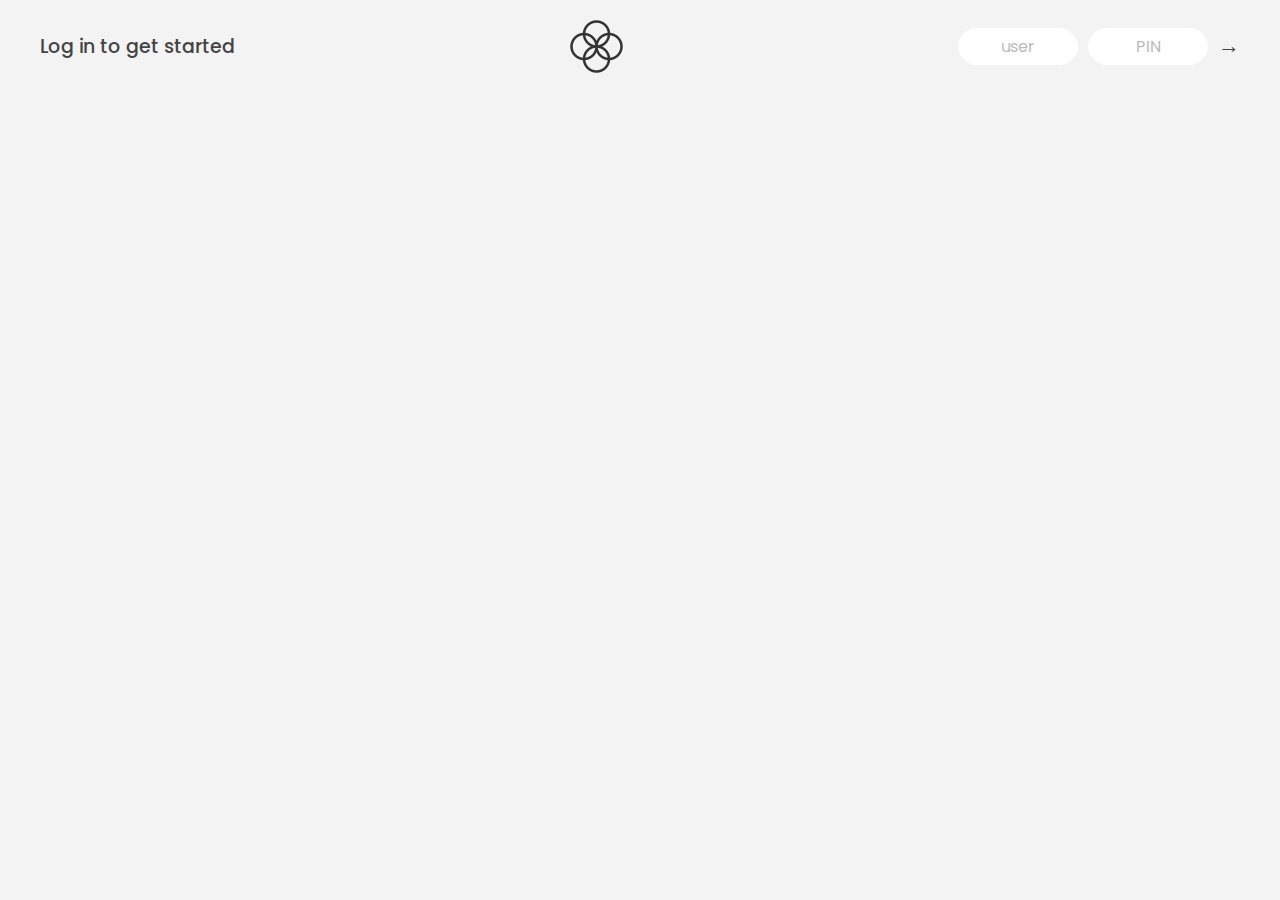
<file: Lab4/index.html>
<!DOCTYPE html>
<html lang="en">
  <head>
    <meta charset="UTF-8" />
    <meta name="viewport" content="width=device-width, initial-scale=1.0" />
    <meta http-equiv="X-UA-Compatible" content="ie=edge" />
    <link rel="shortcut icon" type="image/png" href="/icon.png" />

    <link
      href="https://fonts.googleapis.com/css?family=Poppins:400,500,600&display=swap"
      rel="stylesheet"
    />

    <link rel="stylesheet" href="style.css" />
    <title>Bankist</title>
  </head>
  <body>
    <!-- TOP NAVIGATION -->
    <nav>
      <p class="welcome">Log in to get started</p>
      <img src="logo.png" alt="Logo" class="logo" />
      <form class="login">
        <input
          type="text"
          placeholder="user"
          class="login__input login__input--user"
        />
        <!-- In practice, use type="password" -->
        <input
          type="text"
          placeholder="PIN"
          maxlength="4"
          class="login__input login__input--pin"
        />
        <button class="login__btn">&rarr;</button>
      </form>
    </nav>

    <main class="app">
      <!-- BALANCE -->
      <div class="balance">
        <div>
          <p class="balance__label">Current balance</p>
          <p class="balance__date">
            As of <span class="date">05/03/2037</span>
          </p>
        </div>
        <p class="balance__value">0000€</p>
      </div>

      <!-- MOVEMENTS -->
      <div class="movements">
        <div class="movements__row">
          <div class="movements__type movements__type--deposit">2 deposit</div>
          <div class="movements__date">3 days ago</div>
          <div class="movements__value">4 000€</div>
        </div>
        <div class="movements__row">
          <div class="movements__type movements__type--withdrawal">
            1 withdrawal
          </div>
          <div class="movements__date">24/01/2037</div>
          <div class="movements__value">-378€</div>
        </div>
      </div>

      <!-- SUMMARY -->
      <div class="summary">
        <p class="summary__label">In</p>
        <p class="summary__value summary__value--in">0000€</p>
        <p class="summary__label">Out</p>
        <p class="summary__value summary__value--out">0000€</p>
        <p class="summary__label">Interest</p>
        <p class="summary__value summary__value--interest">0000€</p>
        <button class="btn--sort">&downarrow; SORT</button>
      </div>

      <!-- OPERATION: TRANSFERS -->
      <div class="operation operation--transfer">
        <h2>Transfer money</h2>
        <form class="form form--transfer">
          <input type="text" class="form__input form__input--to" />
          <input type="number" class="form__input form__input--amount" />
          <button class="form__btn form__btn--transfer">&rarr;</button>
          <label class="form__label">Transfer to</label>
          <label class="form__label">Amount</label>
        </form>
      </div>

      <!-- OPERATION: LOAN -->
      <div class="operation operation--loan">
        <h2>Request loan</h2>
        <form class="form form--loan">
          <input type="number" class="form__input form__input--loan-amount" />
          <button class="form__btn form__btn--loan">&rarr;</button>
          <label class="form__label form__label--loan">Amount</label>
        </form>
      </div>

      <!-- OPERATION: CLOSE -->
      <div class="operation operation--close">
        <h2>Close account</h2>
        <form class="form form--close">
          <input type="text" class="form__input form__input--user" />
          <input
            type="password"
            maxlength="6"
            class="form__input form__input--pin"
          />
          <button class="form__btn form__btn--close">&rarr;</button>
          <label class="form__label">Confirm user</label>
          <label class="form__label">Confirm PIN</label>
        </form>
      </div>

      <!-- LOGOUT TIMER -->
      <p class="logout-timer">
        You will be logged out in <span class="timer">05:00</span>
      </p>
    </main>

    <!-- <footer>
      &copy; by Jonas Schmedtmann. Don't claim as your own :)
    </footer> -->

    <script src="script.js"></script>
  </body>
</html>
</file>
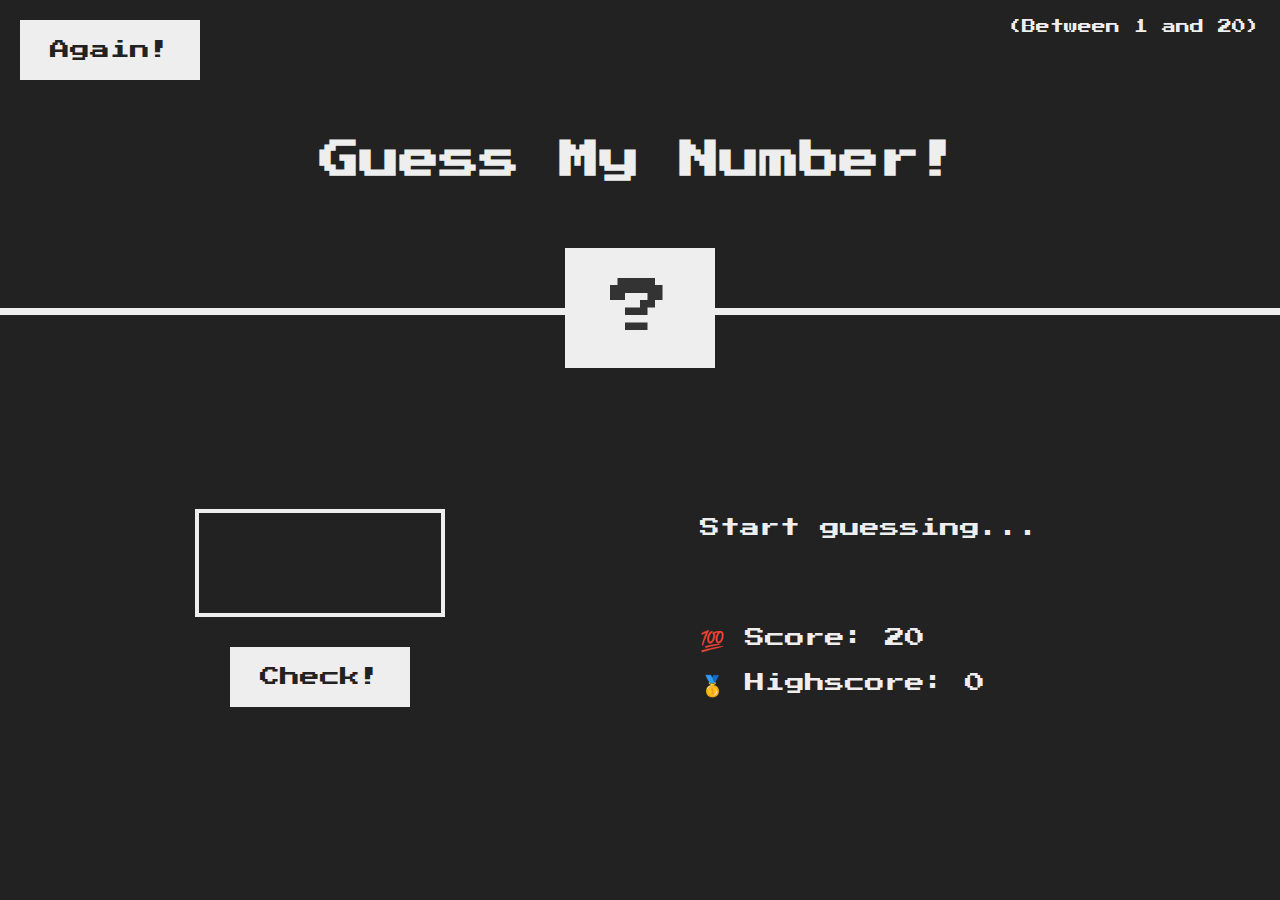
<file: section7/index.html>
<!DOCTYPE html>
<html lang="en">
  <head>
    <meta charset="UTF-8" />
    <meta name="viewport" content="width=device-width, initial-scale=1.0" />
    <meta http-equiv="X-UA-Compatible" content="ie=edge" />
    <link rel="stylesheet" href="style.css" />
    <title>Guess My Number!</title>
  </head>
  <body>
    <header>
      <h1>Guess My Number!</h1>
      <p class="between">(Between 1 and 20)</p>
      <button class="btn again">Again!</button>
      <div class="number">?</div>
    </header>
    <main>
      <section class="left">
        <input type="number" class="guess" />
        <button class="btn check">Check!</button>
      </section>
      <section class="right">
        <p class="message">Start guessing...</p>
        <p class="label-score">💯 Score: <span class="score">20</span></p>
        <p class="label-highscore">
          🥇 Highscore: <span class="highscore">0</span>
        </p>
      </section>
    </main>
    <script src="script.js"></script>
  </body>
</html>
</file>
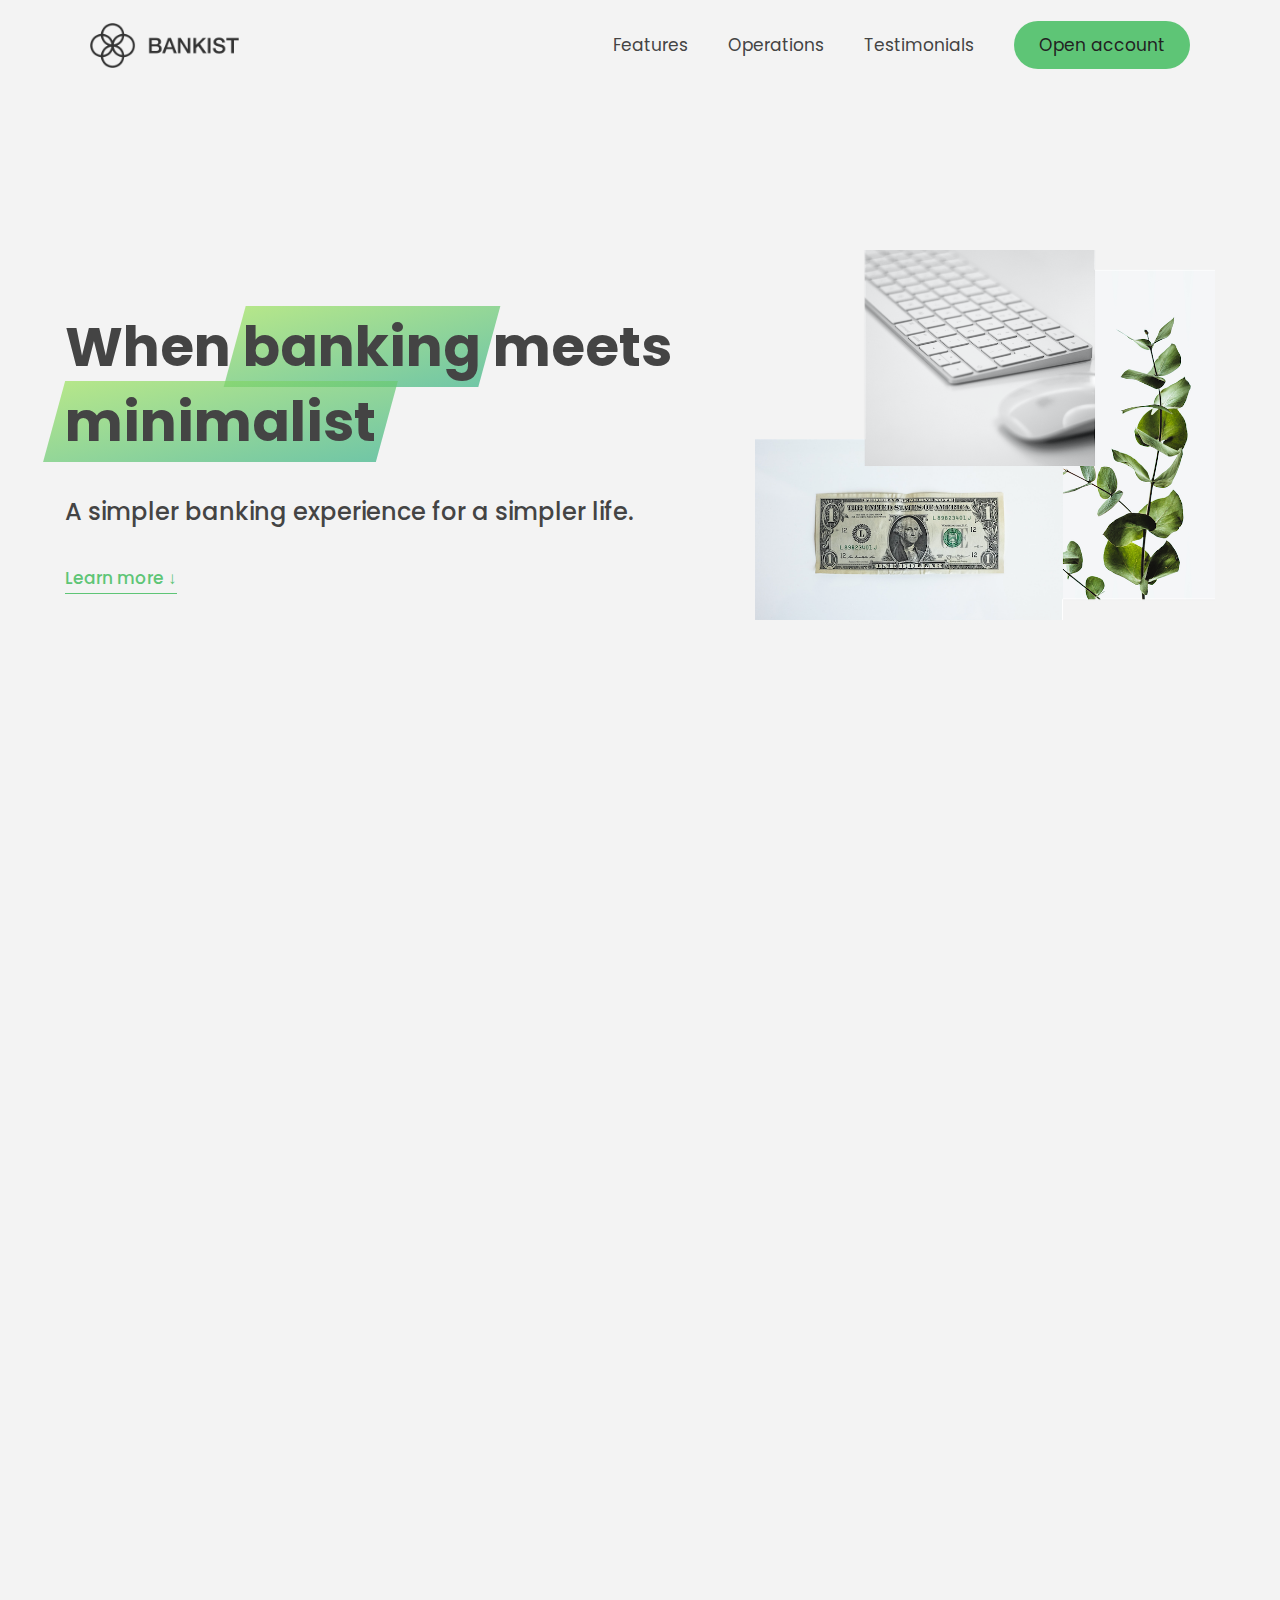
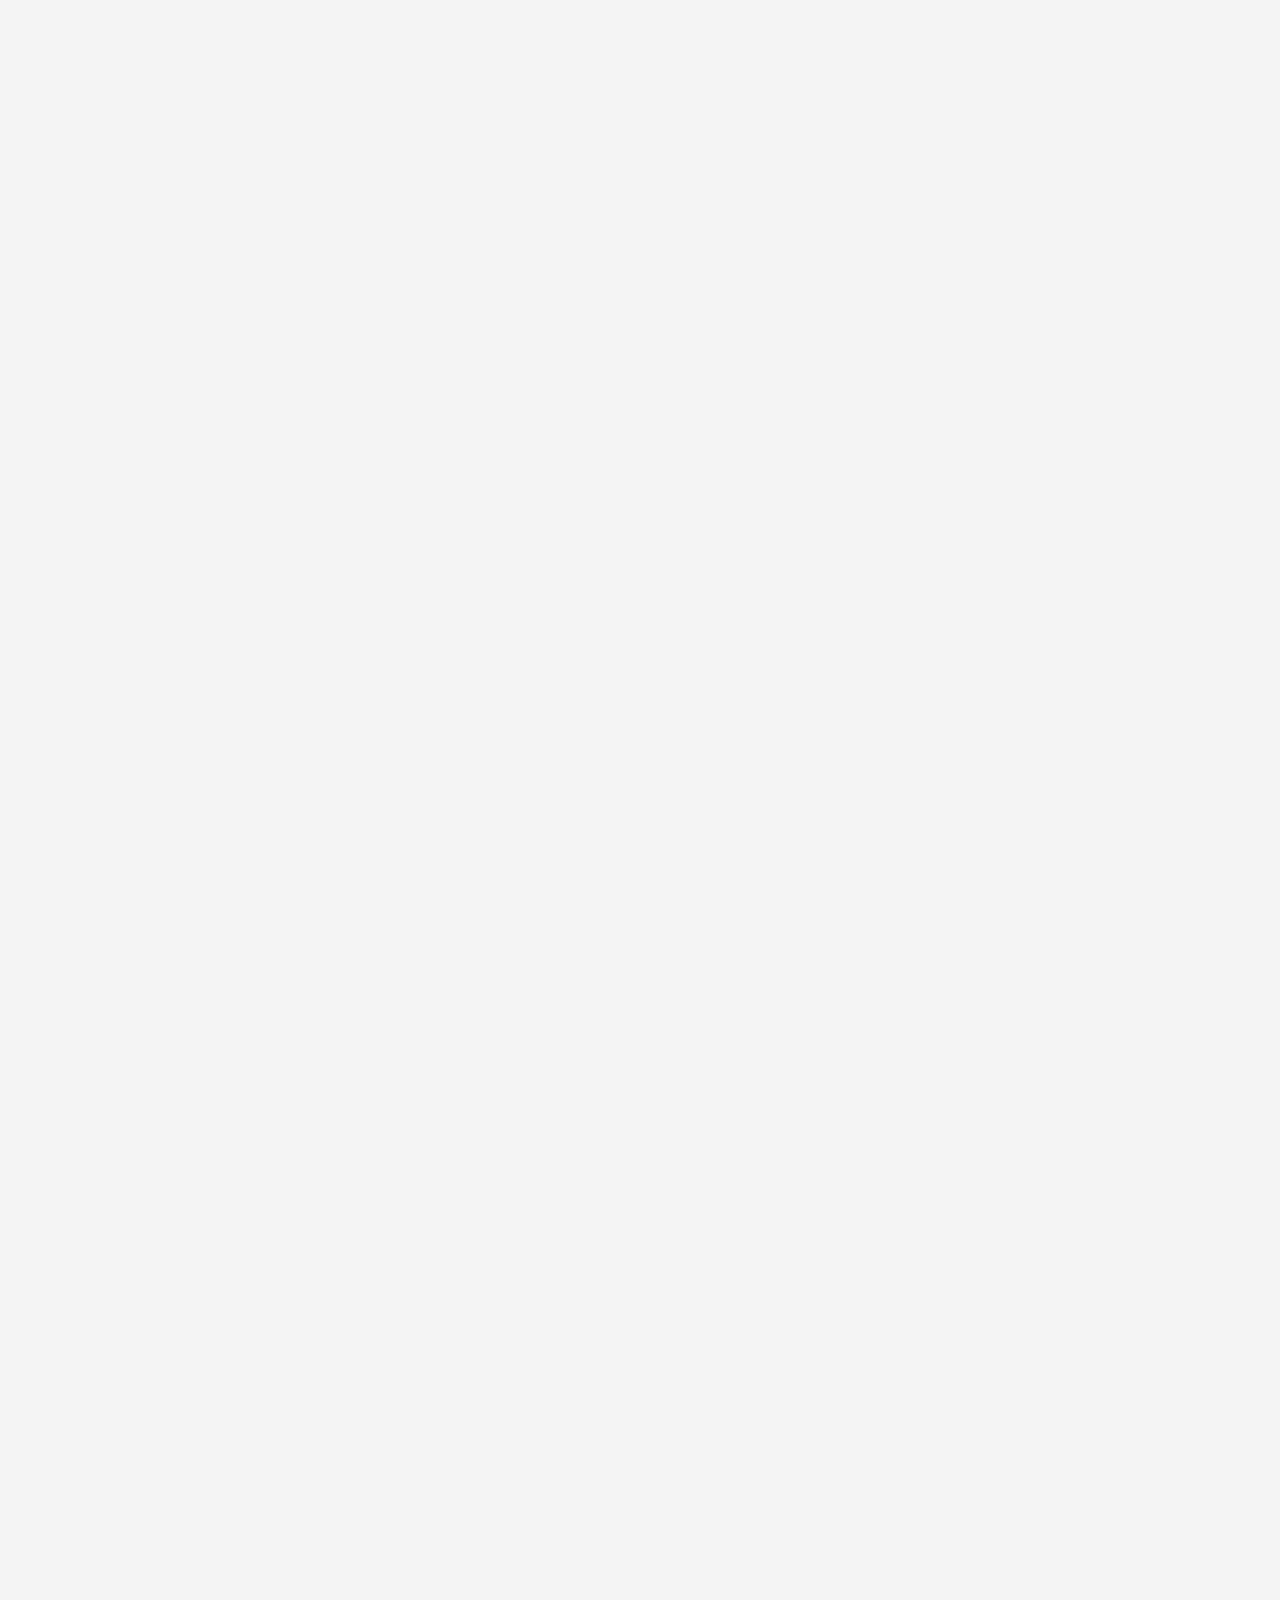
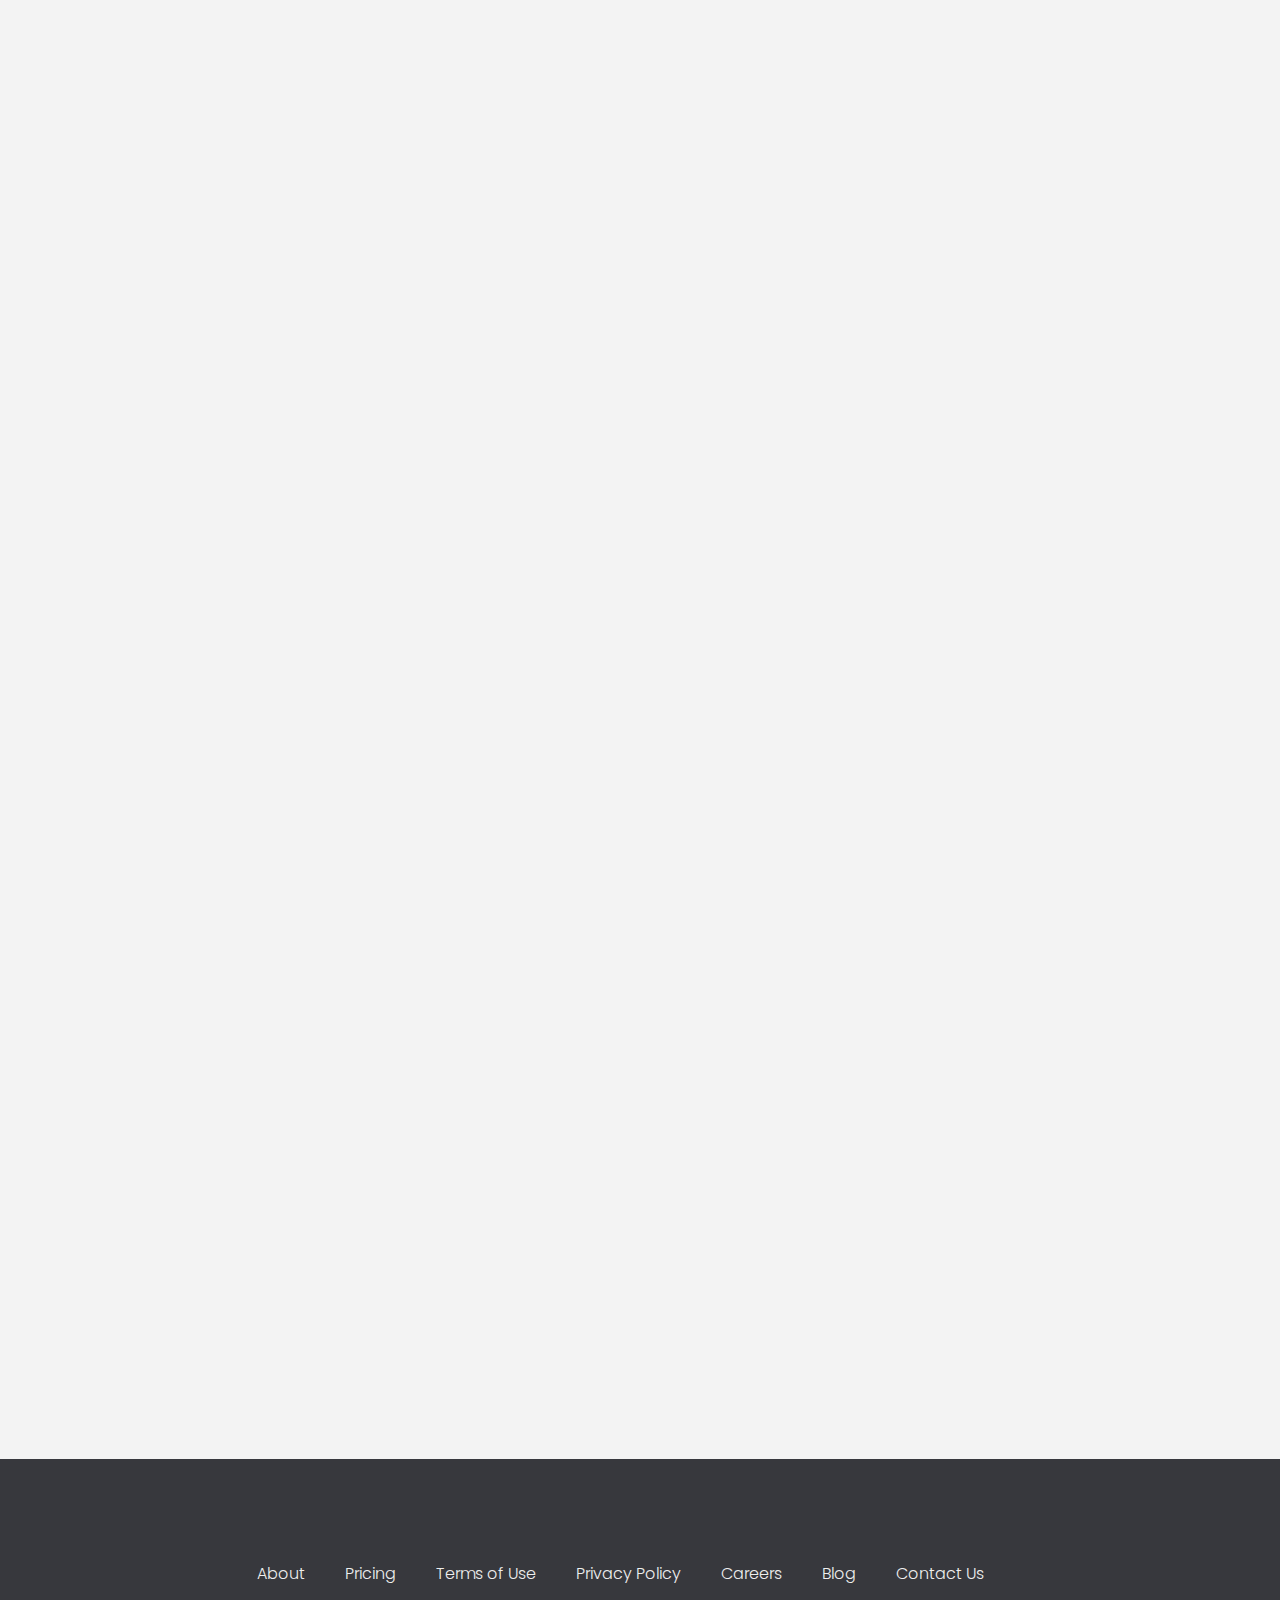
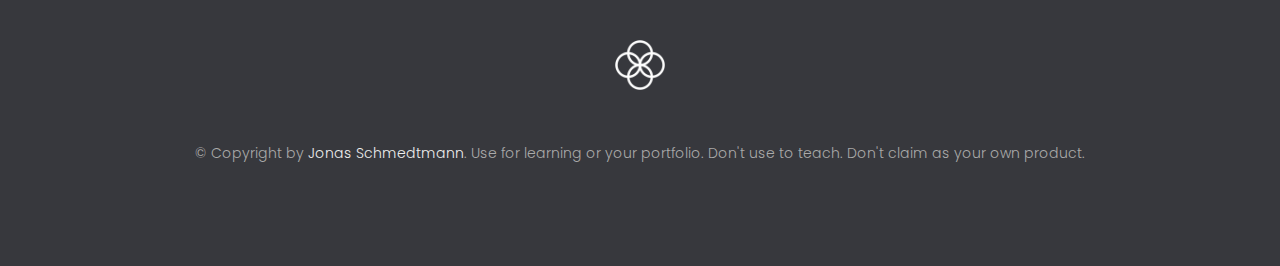
<file: SS-13/index.html>
<!DOCTYPE html>
<html lang="en">
  <head>
    <meta charset="UTF-8" />
    <meta name="viewport" content="width=device-width, initial-scale=1.0" />
    <meta http-equiv="X-UA-Compatible" content="ie=edge" />
    <link rel="shortcut icon" type="image/png" href="img/icon.png" />

    <link
      href="https://fonts.googleapis.com/css?family=Poppins:300,400,500,600&display=swap"
      rel="stylesheet"
    />
    <link rel="stylesheet" href="style.css" />
    <title>Bankist | When Banking meets Minimalist</title>

    <script defer src="script.js"></script>
  </head>
  <body>
    <header class="header">
      <nav class="nav">
        <img
          src="img/logo.png"
          alt="Bankist logo"
          class="nav__logo"
          id="logo"
          designer="Jonas"
          data-version-number="3.0"
        />
        <ul class="nav__links">
          <li class="nav__item">
            <a class="nav__link" href="#section--1">Features</a>
          </li>
          <li class="nav__item">
            <a class="nav__link" href="#section--2">Operations</a>
          </li>
          <li class="nav__item">
            <a class="nav__link" href="#section--3">Testimonials</a>
          </li>
          <li class="nav__item">
            <a class="nav__link nav__link--btn btn--show-modal" href="#"
              >Open account</a
            >
          </li>
        </ul>
      </nav>

      <div class="header__title">
        <!-- <h1 onclick="alert('HTML alert')"> -->
        <h1>
          When
          <!-- Green highlight effect -->
          <span class="highlight">banking</span>
          meets<br />
          <span class="highlight">minimalist</span>
        </h1>
        <h4>A simpler banking experience for a simpler life.</h4>
        <button class="btn--text btn--scroll-to">Learn more &DownArrow;</button>
        <img
          src="img/hero.png"
          class="header__img"
          alt="Minimalist bank items"
        />
      </div>
    </header>

    <section class="section" id="section--1">
      <div class="section__title">
        <h2 class="section__description">Features</h2>
        <h3 class="section__header">
          Everything you need in a modern bank and more.
        </h3>
      </div>

      <div class="features">
        <img
          src="img/digital-lazy.jpg"
          data-src="img/digital.jpg"
          alt="Computer"
          class="features__img lazy-img"
        />
        <div class="features__feature">
          <div class="features__icon">
            <svg>
              <use xlink:href="img/icons.svg#icon-monitor"></use>
            </svg>
          </div>
          <h5 class="features__header">100% digital bank</h5>
          <p>
            Lorem ipsum dolor sit amet consectetur adipisicing elit. Unde alias
            sint quos? Accusantium a fugiat porro reiciendis saepe quibusdam
            debitis ducimus.
          </p>
        </div>

        <div class="features__feature">
          <div class="features__icon">
            <svg>
              <use xlink:href="img/icons.svg#icon-trending-up"></use>
            </svg>
          </div>
          <h5 class="features__header">Watch your money grow</h5>
          <p>
            Nesciunt quos autem dolorum voluptates cum dolores dicta fuga
            inventore ab? Nulla incidunt eius numquam sequi iste pariatur
            quibusdam!
          </p>
        </div>
        <img
          src="img/grow-lazy.jpg"
          data-src="img/grow.jpg"
          alt="Plant"
          class="features__img lazy-img"
        />

        <img
          src="img/card-lazy.jpg"
          data-src="img/card.jpg"
          alt="Credit card"
          class="features__img lazy-img"
        />
        <div class="features__feature">
          <div class="features__icon">
            <svg>
              <use xlink:href="img/icons.svg#icon-credit-card"></use>
            </svg>
          </div>
          <h5 class="features__header">Free debit card included</h5>
          <p>
            Quasi, fugit in cumque cupiditate reprehenderit debitis animi enim
            eveniet consequatur odit quam quos possimus assumenda dicta fuga
            inventore ab.
          </p>
        </div>
      </div>
    </section>

    <section class="section" id="section--2">
      <div class="section__title">
        <h2 class="section__description">Operations</h2>
        <h3 class="section__header">
          Everything as simple as possible, but no simpler.
        </h3>
      </div>

      <div class="operations">
        <div class="operations__tab-container">
          <button
            class="btn operations__tab operations__tab--1 operations__tab--active"
            data-tab="1"
          >
            <span>01</span>Instant Transfers
          </button>
          <button class="btn operations__tab operations__tab--2" data-tab="2">
            <span>02</span>Instant Loans
          </button>
          <button class="btn operations__tab operations__tab--3" data-tab="3">
            <span>03</span>Instant Closing
          </button>
        </div>
        <div
          class="operations__content operations__content--1 operations__content--active"
        >
          <div class="operations__icon operations__icon--1">
            <svg>
              <use xlink:href="img/icons.svg#icon-upload"></use>
            </svg>
          </div>
          <h5 class="operations__header">
            Tranfser money to anyone, instantly! No fees, no BS.
          </h5>
          <p>
            Lorem ipsum dolor sit amet, consectetur adipisicing elit, sed do
            eiusmod tempor incididunt ut labore et dolore magna aliqua. Ut enim
            ad minim veniam, quis nostrud exercitation ullamco laboris nisi ut
            aliquip ex ea commodo consequat.
          </p>
        </div>

        <div class="operations__content operations__content--2">
          <div class="operations__icon operations__icon--2">
            <svg>
              <use xlink:href="img/icons.svg#icon-home"></use>
            </svg>
          </div>
          <h5 class="operations__header">
            Buy a home or make your dreams come true, with instant loans.
          </h5>
          <p>
            Duis aute irure dolor in reprehenderit in voluptate velit esse
            cillum dolore eu fugiat nulla pariatur. Excepteur sint occaecat
            cupidatat non proident, sunt in culpa qui officia deserunt mollit
            anim id est laborum.
          </p>
        </div>
        <div class="operations__content operations__content--3">
          <div class="operations__icon operations__icon--3">
            <svg>
              <use xlink:href="img/icons.svg#icon-user-x"></use>
            </svg>
          </div>
          <h5 class="operations__header">
            No longer need your account? No problem! Close it instantly.
          </h5>
          <p>
            Excepteur sint occaecat cupidatat non proident, sunt in culpa qui
            officia deserunt mollit anim id est laborum. Ut enim ad minim
            veniam, quis nostrud exercitation ullamco laboris nisi ut aliquip ex
            ea commodo consequat.
          </p>
        </div>
      </div>
    </section>

    <section class="section" id="section--3">
      <div class="section__title section__title--testimonials">
        <h2 class="section__description">Not sure yet?</h2>
        <h3 class="section__header">
          Millions of Bankists are already making their lifes simpler.
        </h3>
      </div>

      <div class="slider">
        <div class="slide">
          <div class="testimonial">
            <h5 class="testimonial__header">Best financial decision ever!</h5>
            <blockquote class="testimonial__text">
              Lorem ipsum dolor sit, amet consectetur adipisicing elit.
              Accusantium quas quisquam non? Quas voluptate nulla minima
              deleniti optio ullam nesciunt, numquam corporis et asperiores
              laboriosam sunt, praesentium suscipit blanditiis. Necessitatibus
              id alias reiciendis, perferendis facere pariatur dolore veniam
              autem esse non voluptatem saepe provident nihil molestiae.
            </blockquote>
            <address class="testimonial__author">
              <img src="img/user-1.jpg" alt="" class="testimonial__photo" />
              <h6 class="testimonial__name">Aarav Lynn</h6>
              <p class="testimonial__location">San Francisco, USA</p>
            </address>
          </div>
        </div>

        <div class="slide">
          <div class="testimonial">
            <h5 class="testimonial__header">
              The last step to becoming a complete minimalist
            </h5>
            <blockquote class="testimonial__text">
              Quisquam itaque deserunt ullam, quia ea repellendus provident,
              ducimus neque ipsam modi voluptatibus doloremque, corrupti
              laborum. Incidunt numquam perferendis veritatis neque repellendus.
              Lorem, ipsum dolor sit amet consectetur adipisicing elit. Illo
              deserunt exercitationem deleniti.
            </blockquote>
            <address class="testimonial__author">
              <img src="img/user-2.jpg" alt="" class="testimonial__photo" />
              <h6 class="testimonial__name">Miyah Miles</h6>
              <p class="testimonial__location">London, UK</p>
            </address>
          </div>
        </div>

        <div class="slide">
          <div class="testimonial">
            <h5 class="testimonial__header">
              Finally free from old-school banks
            </h5>
            <blockquote class="testimonial__text">
              Debitis, nihil sit minus suscipit magni aperiam vel tenetur
              incidunt commodi architecto numquam omnis nulla autem,
              necessitatibus blanditiis modi similique quidem. Odio aliquam
              culpa dicta beatae quod maiores ipsa minus consequatur error sunt,
              deleniti saepe aliquid quos inventore sequi. Necessitatibus id
              alias reiciendis, perferendis facere.
            </blockquote>
            <address class="testimonial__author">
              <img src="img/user-3.jpg" alt="" class="testimonial__photo" />
              <h6 class="testimonial__name">Francisco Gomes</h6>
              <p class="testimonial__location">Lisbon, Portugal</p>
            </address>
          </div>
        </div>

        <button class="slider__btn slider__btn--left">&larr;</button>
        <button class="slider__btn slider__btn--right">&rarr;</button>
        <div class="dots"></div>
      </div>
    </section>

    <section class="section section--sign-up">
      <div class="section__title">
        <h3 class="section__header">
          The best day to join Bankist was one year ago. The second best is
          today!
        </h3>
      </div>
      <button class="btn btn--show-modal">Open your free account today!</button>
    </section>

    <footer class="footer">
      <ul class="footer__nav">
        <li class="footer__item">
          <a class="footer__link" href="#">About</a>
        </li>
        <li class="footer__item">
          <a class="footer__link" href="#">Pricing</a>
        </li>
        <li class="footer__item">
          <a class="footer__link" href="#">Terms of Use</a>
        </li>
        <li class="footer__item">
          <a class="footer__link" href="#">Privacy Policy</a>
        </li>
        <li class="footer__item">
          <a class="footer__link" href="#">Careers</a>
        </li>
        <li class="footer__item">
          <a class="footer__link" href="#">Blog</a>
        </li>
        <li class="footer__item">
          <a class="footer__link" href="#">Contact Us</a>
        </li>
      </ul>
      <img src="img/icon.png" alt="Logo" class="footer__logo" />
      <p class="footer__copyright">
        &copy; Copyright by
        <a
          class="footer__link twitter-link"
          target="_blank"
          href="https://twitter.com/jonasschmedtman"
          >Jonas Schmedtmann</a
        >. Use for learning or your portfolio. Don't use to teach. Don't claim
        as your own product.
      </p>
    </footer>

    <div class="modal hidden">
      <button class="btn--close-modal">&times;</button>
      <h2 class="modal__header">
        Open your bank account <br />
        in just <span class="highlight">5 minutes</span>
      </h2>
      <form class="modal__form">
        <label>First Name</label>
        <input type="text" />
        <label>Last Name</label>
        <input type="text" />
        <label>Email Address</label>
        <input type="email" />
        <button class="btn">Next step &rarr;</button>
      </form>
    </div>
    <div class="overlay hidden"></div>

    <!-- <script src="script.js"></script> -->
  </body>
</html>
</file>
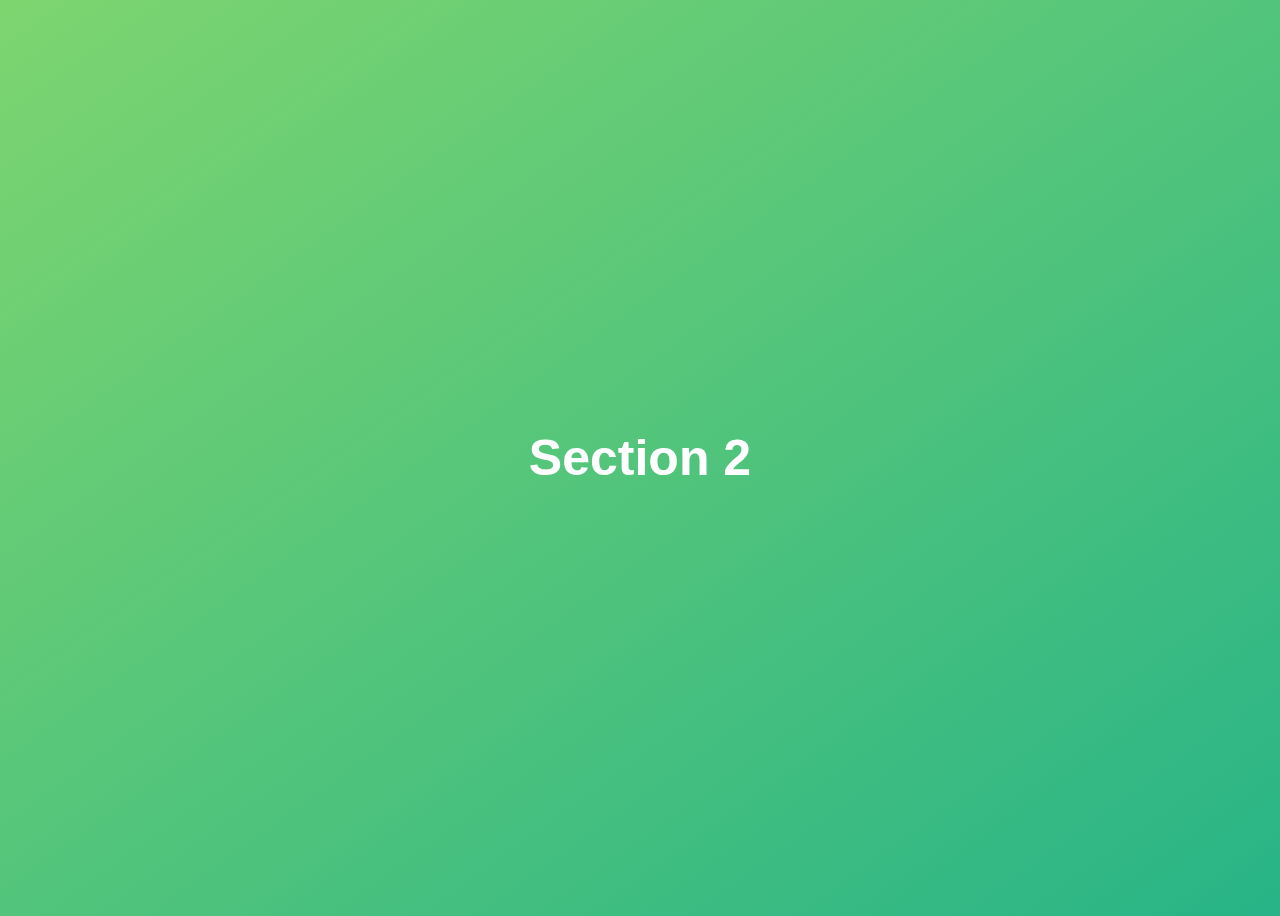
<file: section2/coding-challenge-1/index.html>
<!DOCTYPE html>
<html lang="en">
  <head>
    <meta charset="UTF-8" />
    <meta name="viewport" content="width=device-width, initial-scale=1.0" />
    <meta http-equiv="X-UA-Compatible" content="ie=edge" />
    <title>JavaScript Fundamentals – Part 1</title>
    <style>
      body {
        height: 100vh;
        display: flex;
        align-items: center;
        background: linear-gradient(to top left, #28b487, #7dd56f);
      }
      h1 {
        font-family: sans-serif;
        font-size: 50px;
        line-height: 1.3;
        width: 100%;
        padding: 30px;
        text-align: center;
        color: white;
      }
    </style>
  </head>
  <body>
    <h1>Section 2</h1>

    <script src="script.js"></script>
  </body>
</html>
</file>
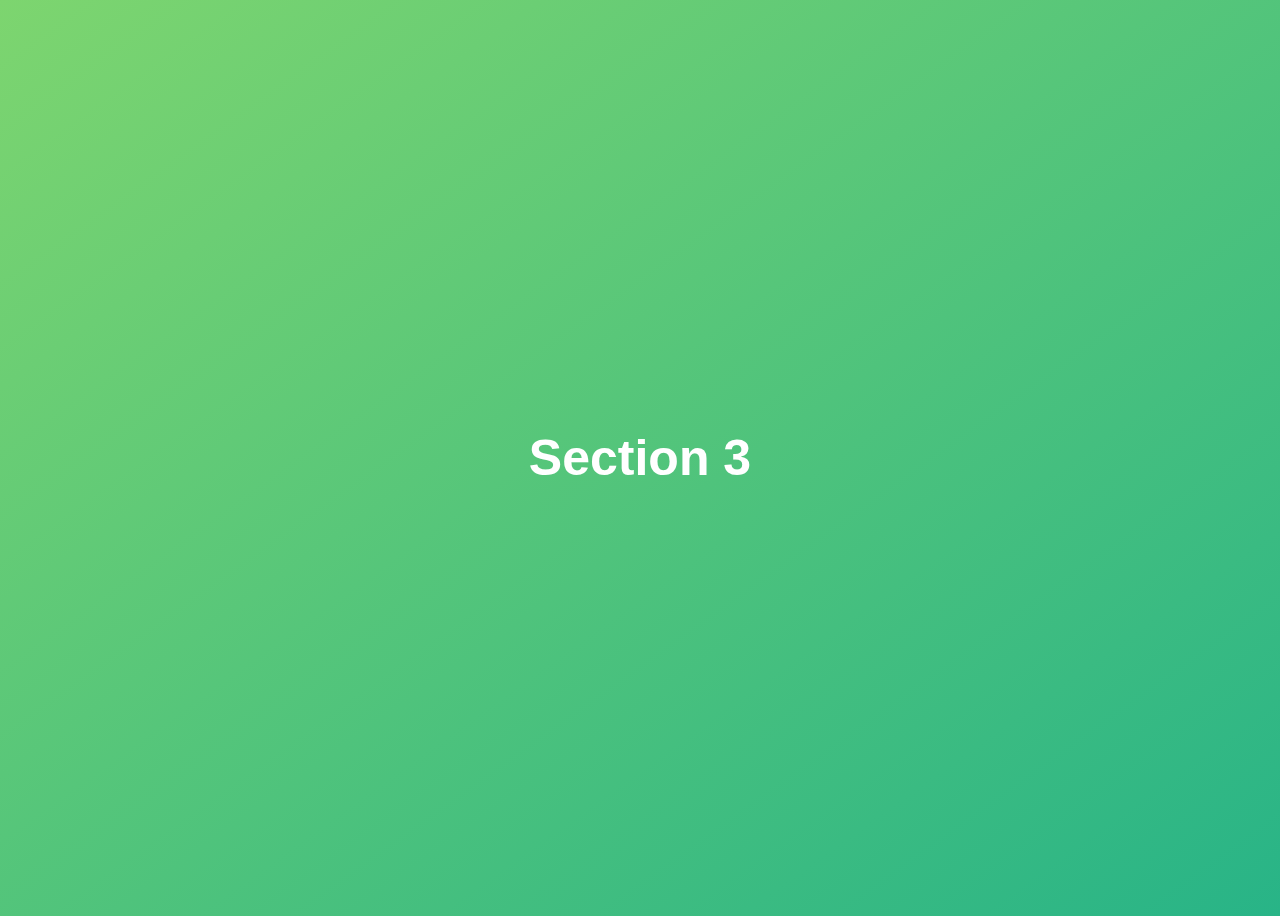
<file: section3/coding-challenge-1/index.html>
<!DOCTYPE html>
<html lang="en">
  <head>
    <meta charset="UTF-8" />
    <meta name="viewport" content="width=device-width, initial-scale=1.0" />
    <meta http-equiv="X-UA-Compatible" content="ie=edge" />
    <title>JavaScript Fundamentals – Part 1</title>
    <style>
      body {
        height: 100vh;
        display: flex;
        align-items: center;
        background: linear-gradient(to top left, #28b487, #7dd56f);
      }
      h1 {
        font-family: sans-serif;
        font-size: 50px;
        line-height: 1.3;
        width: 100%;
        padding: 30px;
        text-align: center;
        color: white;
      }
    </style>
  </head>
  <body>
    <h1>Section 3</h1>

    <script src="script.js"></script>
  </body>
</html>
</file>
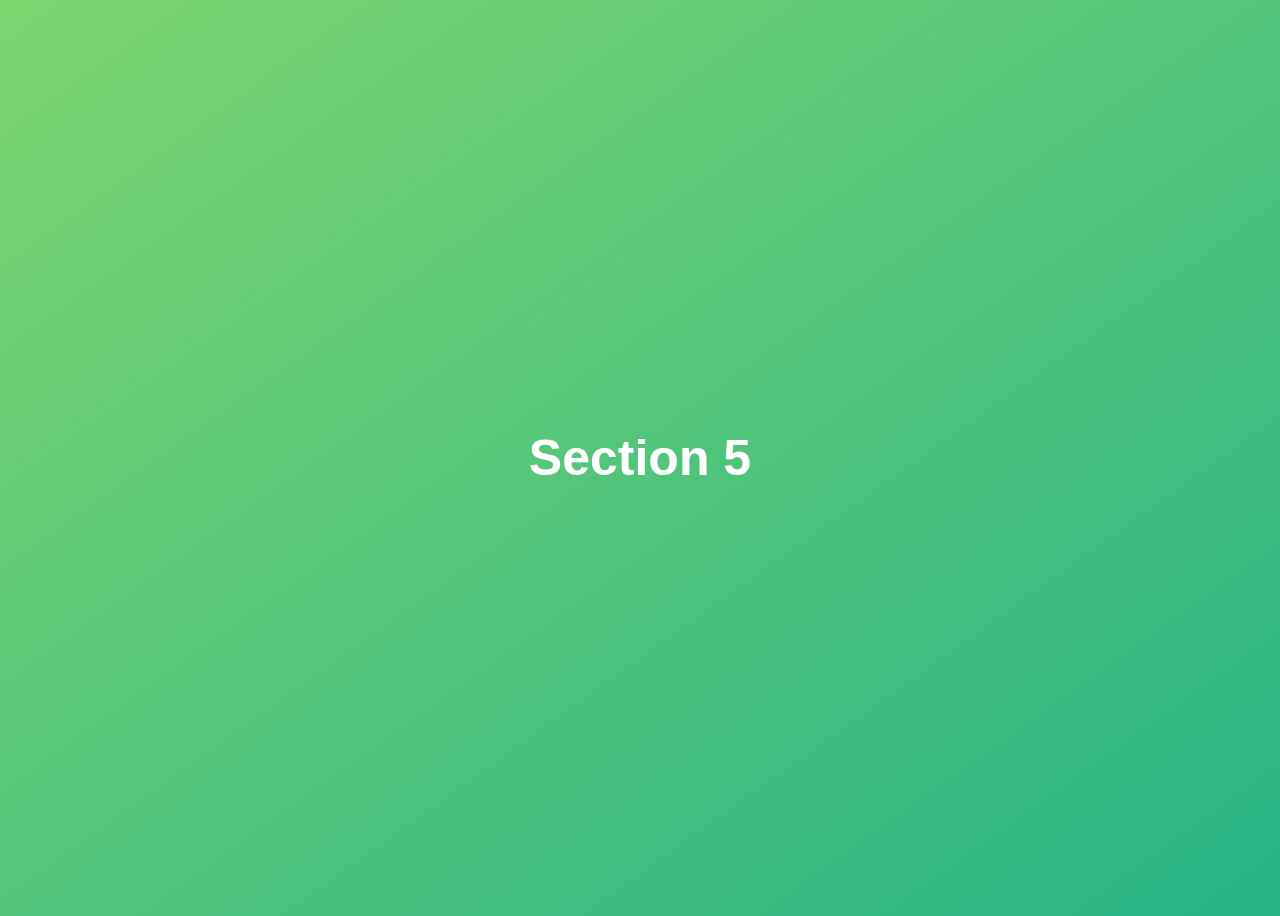
<file: section5/coding-challenge-1/index.html>
<!DOCTYPE html>
<html lang="en">
  <head>
    <meta charset="UTF-8" />
    <meta name="viewport" content="width=device-width, initial-scale=1.0" />
    <meta http-equiv="X-UA-Compatible" content="ie=edge" />
    <title>JavaScript Fundamentals – Part 1</title>
    <style>
      body {
        height: 100vh;
        display: flex;
        align-items: center;
        background: linear-gradient(to top left, #28b487, #7dd56f);
      }
      h1 {
        font-family: sans-serif;
        font-size: 50px;
        line-height: 1.3;
        width: 100%;
        padding: 30px;
        text-align: center;
        color: white;
      }
    </style>
  </head>
  <body>
    <h1>Section 5</h1>

    <script src="script.js"></script>
  </body>
</html>
</file>
<file: Lab4/style.css>
/*
 * Use this CSS to learn some intersting techniques,
 * in case you're wondering how I built the UI.
 * Have fun! 😁
 */

* {
  margin: 0;
  padding: 0;
  box-sizing: inherit;
}

html {
  font-size: 62.5%;
  box-sizing: border-box;
}

body {
  font-family: 'Poppins', sans-serif;
  color: #444;
  background-color: #f3f3f3;
  height: 100vh;
  padding: 2rem;
}

nav {
  display: flex;
  justify-content: space-between;
  align-items: center;
  padding: 0 2rem;
}

.welcome {
  font-size: 1.9rem;
  font-weight: 500;
}

.logo {
  height: 5.25rem;
}

.login {
  display: flex;
}

.login__input {
  border: none;
  padding: 0.5rem 2rem;
  font-size: 1.6rem;
  font-family: inherit;
  text-align: center;
  width: 12rem;
  border-radius: 10rem;
  margin-right: 1rem;
  color: inherit;
  border: 1px solid #fff;
  transition: all 0.3s;
}

.login__input:focus {
  outline: none;
  border: 1px solid #ccc;
}

.login__input::placeholder {
  color: #bbb;
}

.login__btn {
  border: none;
  background: none;
  font-size: 2.2rem;
  color: inherit;
  cursor: pointer;
  transition: all 0.3s;
}

.login__btn:hover,
.login__btn:focus,
.btn--sort:hover,
.btn--sort:focus {
  outline: none;
  color: #777;
}

/* MAIN */
.app {
  position: relative;
  max-width: 100rem;
  margin: 4rem auto;
  display: grid;
  grid-template-columns: 4fr 3fr;
  grid-template-rows: auto repeat(3, 15rem) auto;
  gap: 2rem;

  /* NOTE This creates the fade in/out anumation */
  opacity: 0;
  transition: all 1s;
}

.balance {
  grid-column: 1 / span 2;
  display: flex;
  align-items: flex-end;
  justify-content: space-between;
  margin-bottom: 2rem;
}

.balance__label {
  font-size: 2.2rem;
  font-weight: 500;
  margin-bottom: -0.2rem;
}

.balance__date {
  font-size: 1.4rem;
  color: #888;
}

.balance__value {
  font-size: 4.5rem;
  font-weight: 400;
}

/* MOVEMENTS */
.movements {
  grid-row: 2 / span 3;
  background-color: #fff;
  border-radius: 1rem;
  overflow: scroll;
}

.movements__row {
  padding: 2.25rem 4rem;
  display: flex;
  align-items: center;
  border-bottom: 1px solid #eee;
}

.movements__type {
  font-size: 1.1rem;
  text-transform: uppercase;
  font-weight: 500;
  color: #fff;
  padding: 0.1rem 1rem;
  border-radius: 10rem;
  margin-right: 2rem;
}

.movements__date {
  font-size: 1.1rem;
  text-transform: uppercase;
  font-weight: 500;
  color: #666;
}

.movements__type--deposit {
  background-image: linear-gradient(to top left, #39b385, #9be15d);
}

.movements__type--withdrawal {
  background-image: linear-gradient(to top left, #e52a5a, #ff585f);
}

.movements__value {
  font-size: 1.7rem;
  margin-left: auto;
}

/* SUMMARY */
.summary {
  grid-row: 5 / 6;
  display: flex;
  align-items: baseline;
  padding: 0 0.3rem;
  margin-top: 1rem;
}

.summary__label {
  font-size: 1.2rem;
  font-weight: 500;
  text-transform: uppercase;
  margin-right: 0.8rem;
}

.summary__value {
  font-size: 2.2rem;
  margin-right: 2.5rem;
}

.summary__value--in,
.summary__value--interest {
  color: #66c873;
}

.summary__value--out {
  color: #f5465d;
}

.btn--sort {
  margin-left: auto;
  border: none;
  background: none;
  font-size: 1.3rem;
  font-weight: 500;
  cursor: pointer;
}

/* OPERATIONS */
.operation {
  border-radius: 1rem;
  padding: 3rem 4rem;
  color: #333;
}

.operation--transfer {
  background-image: linear-gradient(to top left, #ffb003, #ffcb03);
}

.operation--loan {
  background-image: linear-gradient(to top left, #39b385, #9be15d);
}

.operation--close {
  background-image: linear-gradient(to top left, #e52a5a, #ff585f);
}

h2 {
  margin-bottom: 1.5rem;
  font-size: 1.7rem;
  font-weight: 600;
  color: #333;
}

.form {
  display: grid;
  grid-template-columns: 2.5fr 2.5fr 1fr;
  grid-template-rows: auto auto;
  gap: 0.4rem 1rem;
}

/* Exceptions for interst */
.form.form--loan {
  grid-template-columns: 2.5fr 1fr 2.5fr;
}
.form__label--loan {
  grid-row: 2;
}
/* End exceptions */

.form__input {
  width: 100%;
  border: none;
  background-color: rgba(255, 255, 255, 0.4);
  font-family: inherit;
  font-size: 1.5rem;
  text-align: center;
  color: #333;
  padding: 0.3rem 1rem;
  border-radius: 0.7rem;
  transition: all 0.3s;
}

.form__input:focus {
  outline: none;
  background-color: rgba(255, 255, 255, 0.6);
}

.form__label {
  font-size: 1.3rem;
  text-align: center;
}

.form__btn {
  border: none;
  border-radius: 0.7rem;
  font-size: 1.8rem;
  background-color: #fff;
  cursor: pointer;
  transition: all 0.3s;
}

.form__btn:focus {
  outline: none;
  background-color: rgba(255, 255, 255, 0.8);
}

.logout-timer {
  padding: 0 0.3rem;
  margin-top: 1.9rem;
  text-align: right;
  font-size: 1.25rem;
}

.timer {
  font-weight: 600;
}
</file>
<file: section7/style.css>
@import url('https://fonts.googleapis.com/css?family=Press+Start+2P&display=swap');

* {
  margin: 0;
  padding: 0;
  box-sizing: inherit;
}

html {
  font-size: 62.5%;
  box-sizing: border-box;
}

body {
  font-family: 'Press Start 2P', sans-serif;
  color: #eee;
  background-color: #222;
  /* background-color: #60b347; */
}

/* LAYOUT */
header {
  position: relative;
  height: 35vh;
  border-bottom: 7px solid #eee;
}

main {
  height: 65vh;
  color: #eee;
  display: flex;
  align-items: center;
  justify-content: space-around;
}

.left {
  width: 52rem;
  display: flex;
  flex-direction: column;
  align-items: center;
}

.right {
  width: 52rem;
  font-size: 2rem;
}

/* ELEMENTS STYLE */
h1 {
  font-size: 4rem;
  text-align: center;
  position: absolute;
  width: 100%;
  top: 52%;
  left: 50%;
  transform: translate(-50%, -50%);
}

.number {
  background: #eee;
  color: #333;
  font-size: 6rem;
  width: 15rem;
  padding: 3rem 0rem;
  text-align: center;
  position: absolute;
  bottom: 0;
  left: 50%;
  transform: translate(-50%, 50%);
}

.between {
  font-size: 1.4rem;
  position: absolute;
  top: 2rem;
  right: 2rem;
}

.again {
  position: absolute;
  top: 2rem;
  left: 2rem;
}

.guess {
  background: none;
  border: 4px solid #eee;
  font-family: inherit;
  color: inherit;
  font-size: 5rem;
  padding: 2.5rem;
  width: 25rem;
  text-align: center;
  display: block;
  margin-bottom: 3rem;
}

.btn {
  border: none;
  background-color: #eee;
  color: #222;
  font-size: 2rem;
  font-family: inherit;
  padding: 2rem 3rem;
  cursor: pointer;
}

.btn:hover {
  background-color: #ccc;
}

.message {
  margin-bottom: 8rem;
  height: 3rem;
}

.label-score {
  margin-bottom: 2rem;
}
</file>
<file: SS-13/style.css>
/* The page is NOT responsive. You can implement responsiveness yourself if you wanna have some fun 😃 */

:root {
  --color-primary: #5ec576;
  --color-secondary: #ffcb03;
  --color-tertiary: #ff585f;
  --color-primary-darker: #4bbb7d;
  --color-secondary-darker: #ffbb00;
  --color-tertiary-darker: #fd424b;
  --color-primary-opacity: #5ec5763a;
  --color-secondary-opacity: #ffcd0331;
  --color-tertiary-opacity: #ff58602d;
  --gradient-primary: linear-gradient(to top left, #39b385, #9be15d);
  --gradient-secondary: linear-gradient(to top left, #ffb003, #ffcb03);
}

* {
  margin: 0;
  padding: 0;
  box-sizing: inherit;
}

html {
  font-size: 62.5%;
  box-sizing: border-box;
}

body {
  font-family: 'Poppins', sans-serif;
  font-weight: 300;
  color: #444;
  line-height: 1.9;
  background-color: #f3f3f3;
}

/* GENERAL ELEMENTS */
.section {
  padding: 15rem 3rem;
  border-top: 1px solid #ddd;

  transition: transform 1s, opacity 1s;
}

.section--hidden {
  opacity: 0;
  transform: translateY(8rem);
}

.section__title {
  max-width: 80rem;
  margin: 0 auto 8rem auto;
}

.section__description {
  font-size: 1.8rem;
  font-weight: 600;
  text-transform: uppercase;
  color: var(--color-primary);
  margin-bottom: 1rem;
}

.section__header {
  font-size: 4rem;
  line-height: 1.3;
  font-weight: 500;
}

.btn {
  display: inline-block;
  background-color: var(--color-primary);
  font-size: 1.6rem;
  font-family: inherit;
  font-weight: 500;
  border: none;
  padding: 1.25rem 4.5rem;
  border-radius: 10rem;
  cursor: pointer;
  transition: all 0.3s;
}

.btn:hover {
  background-color: var(--color-primary-darker);
}

.btn--text {
  display: inline-block;
  background: none;
  font-size: 1.7rem;
  font-family: inherit;
  font-weight: 500;
  color: var(--color-primary);
  border: none;
  border-bottom: 1px solid currentColor;
  padding-bottom: 2px;
  cursor: pointer;
  transition: all 0.3s;
}

p {
  color: #666;
}

/* This is BAD for accessibility! Don't do in the real world! */
button:focus {
  outline: none;
}

img {
  transition: filter 0.5s;
}

.lazy-img {
  filter: blur(20px);
}

/* NAVIGATION */
.nav {
  display: flex;
  justify-content: space-between;
  align-items: center;
  height: 9rem;
  width: 100%;
  padding: 0 6rem;
  z-index: 100;
}

/* nav and stickly class at the same time */
.nav.sticky {
  position: fixed;
  background-color: rgba(255, 255, 255, 0.95);
}

.nav__logo {
  height: 4.5rem;
  transition: all 0.3s;
}

.nav__links {
  display: flex;
  align-items: center;
  list-style: none;
}

.nav__item {
  margin-left: 4rem;
}

.nav__link:link,
.nav__link:visited {
  font-size: 1.7rem;
  font-weight: 400;
  color: inherit;
  text-decoration: none;
  display: block;
  transition: all 0.3s;
}

.nav__link--btn:link,
.nav__link--btn:visited {
  padding: 0.8rem 2.5rem;
  border-radius: 3rem;
  background-color: var(--color-primary);
  color: #222;
}

.nav__link--btn:hover,
.nav__link--btn:active {
  color: inherit;
  background-color: var(--color-primary-darker);
  color: #333;
}

/* HEADER */
.header {
  padding: 0 3rem;
  height: 100vh;
  display: flex;
  flex-direction: column;
  align-items: center;
}

.header__title {
  flex: 1;

  max-width: 115rem;
  display: grid;
  grid-template-columns: 3fr 2fr;
  row-gap: 3rem;
  align-content: center;
  justify-content: center;

  align-items: start;
  justify-items: start;
}

h1 {
  font-size: 5.5rem;
  line-height: 1.35;
}

h4 {
  font-size: 2.4rem;
  font-weight: 500;
}

.header__img {
  width: 100%;
  grid-column: 2 / 3;
  grid-row: 1 / span 4;
  transform: translateY(-6rem);
}

.highlight {
  position: relative;
}

.highlight::after {
  display: block;
  content: '';
  position: absolute;
  bottom: 0;
  left: 0;
  height: 100%;
  width: 100%;
  z-index: -1;
  opacity: 0.7;
  transform: scale(1.07, 1.05) skewX(-15deg);
  background-image: var(--gradient-primary);
}

/* FEATURES */
.features {
  display: grid;
  grid-template-columns: 1fr 1fr;
  gap: 4rem;
  margin: 0 12rem;
}

.features__img {
  width: 100%;
}

.features__feature {
  align-self: center;
  justify-self: center;
  width: 70%;
  font-size: 1.5rem;
}

.features__icon {
  display: flex;
  align-items: center;
  justify-content: center;
  background-color: var(--color-primary-opacity);
  height: 5.5rem;
  width: 5.5rem;
  border-radius: 50%;
  margin-bottom: 2rem;
}

.features__icon svg {
  height: 2.5rem;
  width: 2.5rem;
  fill: var(--color-primary);
}

.features__header {
  font-size: 2rem;
  margin-bottom: 1rem;
}

/* OPERATIONS */
.operations {
  max-width: 100rem;
  margin: 12rem auto 0 auto;

  background-color: #fff;
}

.operations__tab-container {
  display: flex;
  justify-content: center;
}

.operations__tab {
  margin-right: 2.5rem;
  transform: translateY(-50%);
}

.operations__tab span {
  margin-right: 1rem;
  font-weight: 600;
  display: inline-block;
}

.operations__tab--1 {
  background-color: var(--color-secondary);
}

.operations__tab--1:hover {
  background-color: var(--color-secondary-darker);
}

.operations__tab--3 {
  background-color: var(--color-tertiary);
  margin: 0;
}

.operations__tab--3:hover {
  background-color: var(--color-tertiary-darker);
}

.operations__tab--active {
  transform: translateY(-66%);
}

.operations__content {
  display: none;

  /* JUST PRESENTATIONAL */
  font-size: 1.7rem;
  padding: 2.5rem 7rem 6.5rem 7rem;
}

.operations__content--active {
  display: grid;
  grid-template-columns: 7rem 1fr;
  column-gap: 3rem;
  row-gap: 0.5rem;
}

.operations__header {
  font-size: 2.25rem;
  font-weight: 500;
  align-self: center;
}

.operations__icon {
  display: flex;
  align-items: center;
  justify-content: center;
  height: 7rem;
  width: 7rem;
  border-radius: 50%;
}

.operations__icon svg {
  height: 2.75rem;
  width: 2.75rem;
}

.operations__content p {
  grid-column: 2;
}

.operations__icon--1 {
  background-color: var(--color-secondary-opacity);
}
.operations__icon--2 {
  background-color: var(--color-primary-opacity);
}
.operations__icon--3 {
  background-color: var(--color-tertiary-opacity);
}
.operations__icon--1 svg {
  fill: var(--color-secondary-darker);
}
.operations__icon--2 svg {
  fill: var(--color-primary);
}
.operations__icon--3 svg {
  fill: var(--color-tertiary);
}

/* SLIDER */
.slider {
  max-width: 100rem;
  height: 50rem;
  margin: 0 auto;
  position: relative;

  /* IN THE END */
  overflow: hidden;
}

.slide {
  position: absolute;
  top: 0;
  width: 100%;
  height: 50rem;

  display: flex;
  align-items: center;
  justify-content: center;

  /* THIS creates the animation! */
  transition: transform 1s;
}

.slide > img {
  /* Only for images that have different size than slide */
  width: 100%;
  height: 100%;
  object-fit: cover;
}

.slider__btn {
  position: absolute;
  top: 50%;
  z-index: 10;

  border: none;
  background: rgba(255, 255, 255, 0.7);
  font-family: inherit;
  color: #333;
  border-radius: 50%;
  height: 5.5rem;
  width: 5.5rem;
  font-size: 3.25rem;
  cursor: pointer;
}

.slider__btn--left {
  left: 6%;
  transform: translate(-50%, -50%);
}

.slider__btn--right {
  right: 6%;
  transform: translate(50%, -50%);
}

.dots {
  position: absolute;
  bottom: 5%;
  left: 50%;
  transform: translateX(-50%);
  display: flex;
}

.dots__dot {
  border: none;
  background-color: #b9b9b9;
  opacity: 0.7;
  height: 1rem;
  width: 1rem;
  border-radius: 50%;
  margin-right: 1.75rem;
  cursor: pointer;
  transition: all 0.5s;

  /* Only necessary when overlying images */
  /* box-shadow: 0 0.6rem 1.5rem rgba(0, 0, 0, 0.7); */
}

.dots__dot:last-child {
  margin: 0;
}

.dots__dot--active {
  /* background-color: #fff; */
  background-color: #888;
  opacity: 1;
}

/* TESTIMONIALS */
.testimonial {
  width: 65%;
  position: relative;
}

.testimonial::before {
  content: '\201C';
  position: absolute;
  top: -5.7rem;
  left: -6.8rem;
  line-height: 1;
  font-size: 20rem;
  font-family: inherit;
  color: var(--color-primary);
  z-index: -1;
}

.testimonial__header {
  font-size: 2.25rem;
  font-weight: 500;
  margin-bottom: 1.5rem;
}

.testimonial__text {
  font-size: 1.7rem;
  margin-bottom: 3.5rem;
  color: #666;
}

.testimonial__author {
  margin-left: 3rem;
  font-style: normal;

  display: grid;
  grid-template-columns: 6.5rem 1fr;
  column-gap: 2rem;
}

.testimonial__photo {
  grid-row: 1 / span 2;
  width: 6.5rem;
  border-radius: 50%;
}

.testimonial__name {
  font-size: 1.7rem;
  font-weight: 500;
  align-self: end;
  margin: 0;
}

.testimonial__location {
  font-size: 1.5rem;
}

.section__title--testimonials {
  margin-bottom: 4rem;
}

/* SIGNUP */
.section--sign-up {
  background-color: #37383d;
  border-top: none;
  border-bottom: 1px solid #444;
  text-align: center;
  padding: 10rem 3rem;
}

.section--sign-up .section__header {
  color: #fff;
  text-align: center;
}

.section--sign-up .section__title {
  margin-bottom: 6rem;
}

.section--sign-up .btn {
  font-size: 1.9rem;
  padding: 2rem 5rem;
}

/* FOOTER */
.footer {
  padding: 10rem 3rem;
  background-color: #37383d;
}

.footer__nav {
  list-style: none;
  display: flex;
  justify-content: center;
  margin-bottom: 5rem;
}

.footer__item {
  margin-right: 4rem;
}

.footer__link {
  font-size: 1.6rem;
  color: #eee;
  text-decoration: none;
}

.footer__logo {
  height: 5rem;
  display: block;
  margin: 0 auto;
  margin-bottom: 5rem;
}

.footer__copyright {
  font-size: 1.4rem;
  color: #aaa;
  text-align: center;
}

.footer__copyright .footer__link {
  font-size: 1.4rem;
}

/* MODAL WINDOW */
.modal {
  position: fixed;
  top: 50%;
  left: 50%;
  transform: translate(-50%, -50%);
  max-width: 60rem;
  background-color: #f3f3f3;
  padding: 5rem 6rem;
  box-shadow: 0 4rem 6rem rgba(0, 0, 0, 0.3);
  z-index: 1000;
  transition: all 0.5s;
}

.overlay {
  position: fixed;
  top: 0;
  left: 0;
  width: 100%;
  height: 100%;
  background-color: rgba(0, 0, 0, 0.5);
  backdrop-filter: blur(4px);
  z-index: 100;
  transition: all 0.5s;
}

.modal__header {
  font-size: 3.25rem;
  margin-bottom: 4.5rem;
  line-height: 1.5;
}

.modal__form {
  margin: 0 3rem;
  display: grid;
  grid-template-columns: 1fr 2fr;
  align-items: center;
  gap: 2.5rem;
}

.modal__form label {
  font-size: 1.7rem;
  font-weight: 500;
}

.modal__form input {
  font-size: 1.7rem;
  padding: 1rem 1.5rem;
  border: 1px solid #ddd;
  border-radius: 0.5rem;
}

.modal__form button {
  grid-column: 1 / span 2;
  justify-self: center;
  margin-top: 1rem;
}

.btn--close-modal {
  font-family: inherit;
  color: inherit;
  position: absolute;
  top: 0.5rem;
  right: 2rem;
  font-size: 4rem;
  cursor: pointer;
  border: none;
  background: none;
}

.hidden {
  visibility: hidden;
  opacity: 0;
}

/* COOKIE MESSAGE */
.cookie-message {
  display: flex;
  align-items: center;
  justify-content: space-evenly;
  width: 100%;
  background-color: white;
  color: #bbb;
  font-size: 1.5rem;
  font-weight: 400;
}
</file>
